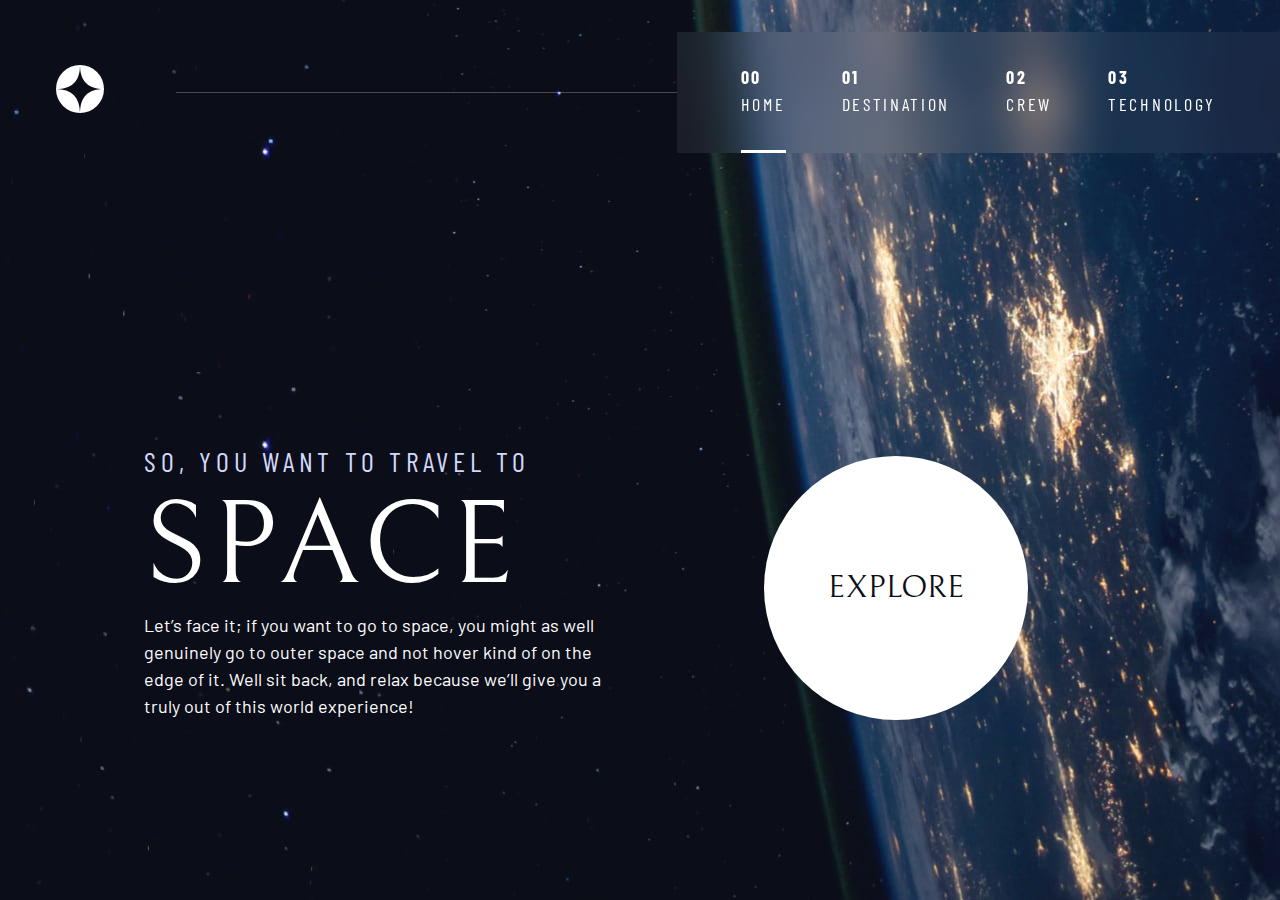
<file: index.html>
<!DOCTYPE html>
<html lang="en">
  <head>
    <meta charset="UTF-8" />
    <meta http-equiv="X-UA-Compatible" content="IE=edge" />
    <meta name="viewport" content="width=device-width, initial-scale=1.0" />
    <title>Space Travel</title>
    <link rel="stylesheet" href="css/main.css" />
  </head>
  <body class="home">
    <a class="skip-to-content" href="#main">Skip to content</a>
    <header class="primary-header flex">
      <!-- LOGO -->
      <div>
        <img
          src="./assets/shared/logo.svg"
          alt="Space tourism logo"
          class="logo"
        />
      </div>

      <!-- HAMBURGER MENU -->
      <button class="mobile-nav-toggle" aria-controls="primary-navigation">
        <span class="sr-only" aria-expanded="false">Menu</span>
      </button>

      <!-- NAVIGATION -->
      <nav>
        <ul
          class="primary-navigation underline-indicators flex"
          data-visible="not-visible"
        >
          <li class="active">
            <a
              class="ff-sans-cond uppercase text-white letter-spacing-2"
              href="index.html"
              ><span aria-hidden="true">00</span> Home</a
            >
          </li>
          <li>
            <a
              class="ff-sans-cond uppercase text-white letter-spacing-2"
              href="destination.html"
              ><span aria-hidden="true">01</span> Destination</a
            >
          </li>
          <li>
            <a
              class="ff-sans-cond uppercase text-white letter-spacing-2"
              href="crew.html"
              ><span aria-hidden="true">02</span> Crew</a
            >
          </li>
          <li>
            <a
              class="ff-sans-cond uppercase text-white letter-spacing-2"
              href="technology.html"
              ><span aria-hidden="true">03</span> Technology</a
            >
          </li>
        </ul>
      </nav>
    </header>

    <!-- MAIN CONTAINER -->
    <main id="main" class="grid-container grid-container--home">
      <div>
        <h1 class="text-accent fs-500 ff-sans-cond uppercase letter-spacing-1">
          So, you want to travel to
          <span class="d-block fs-900 ff-serif text-white">Space</span>
        </h1>
        <p>
          Let’s face it; if you want to go to space, you might as well genuinely
          go to outer space and not hover kind of on the edge of it. Well sit
          back, and relax because we’ll give you a truly out of this world
          experience!
        </p>
      </div>
      <div>
        <a href="#" class="large-button uppercase ff-serif text-dark bg-white"
          >Explore</a
        >
      </div>
    </main>

    <!-- JavaScript -->
    <script src="js/index.js"></script>
  </body>
</html>
</file>
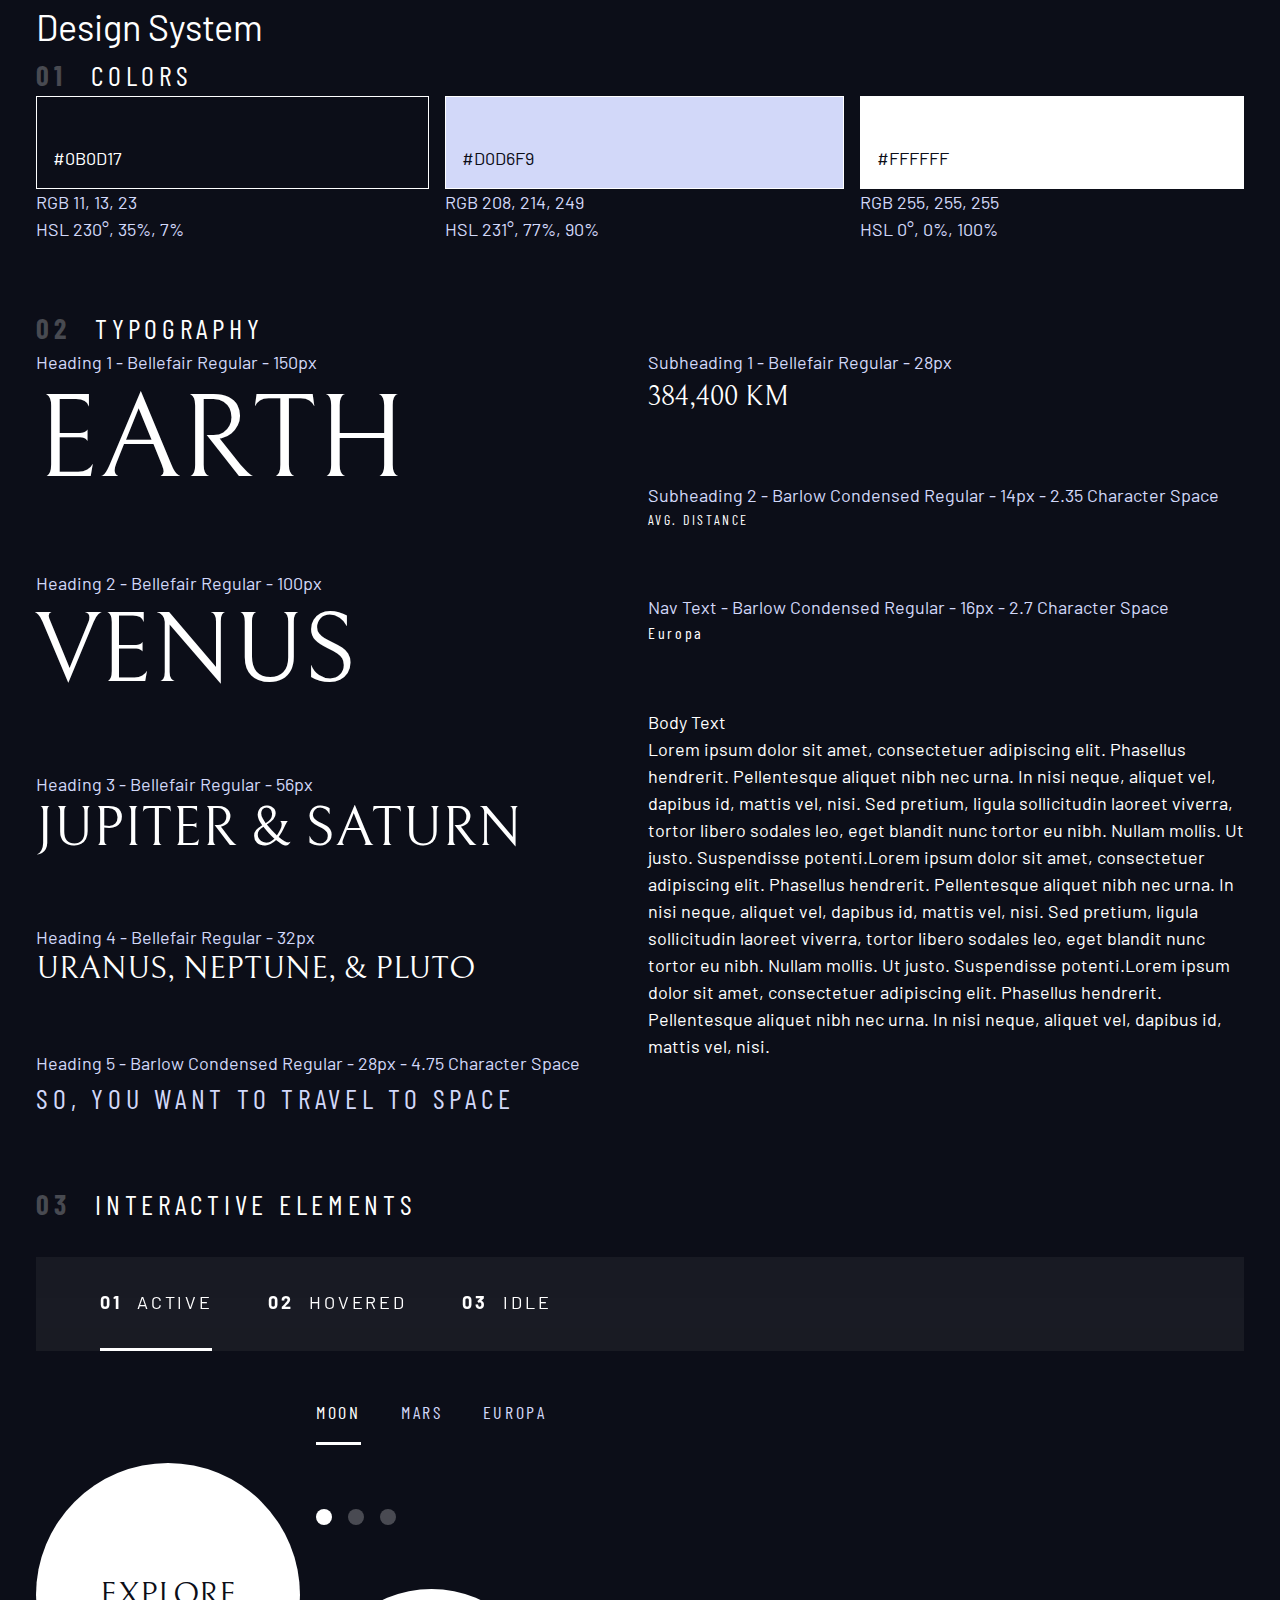
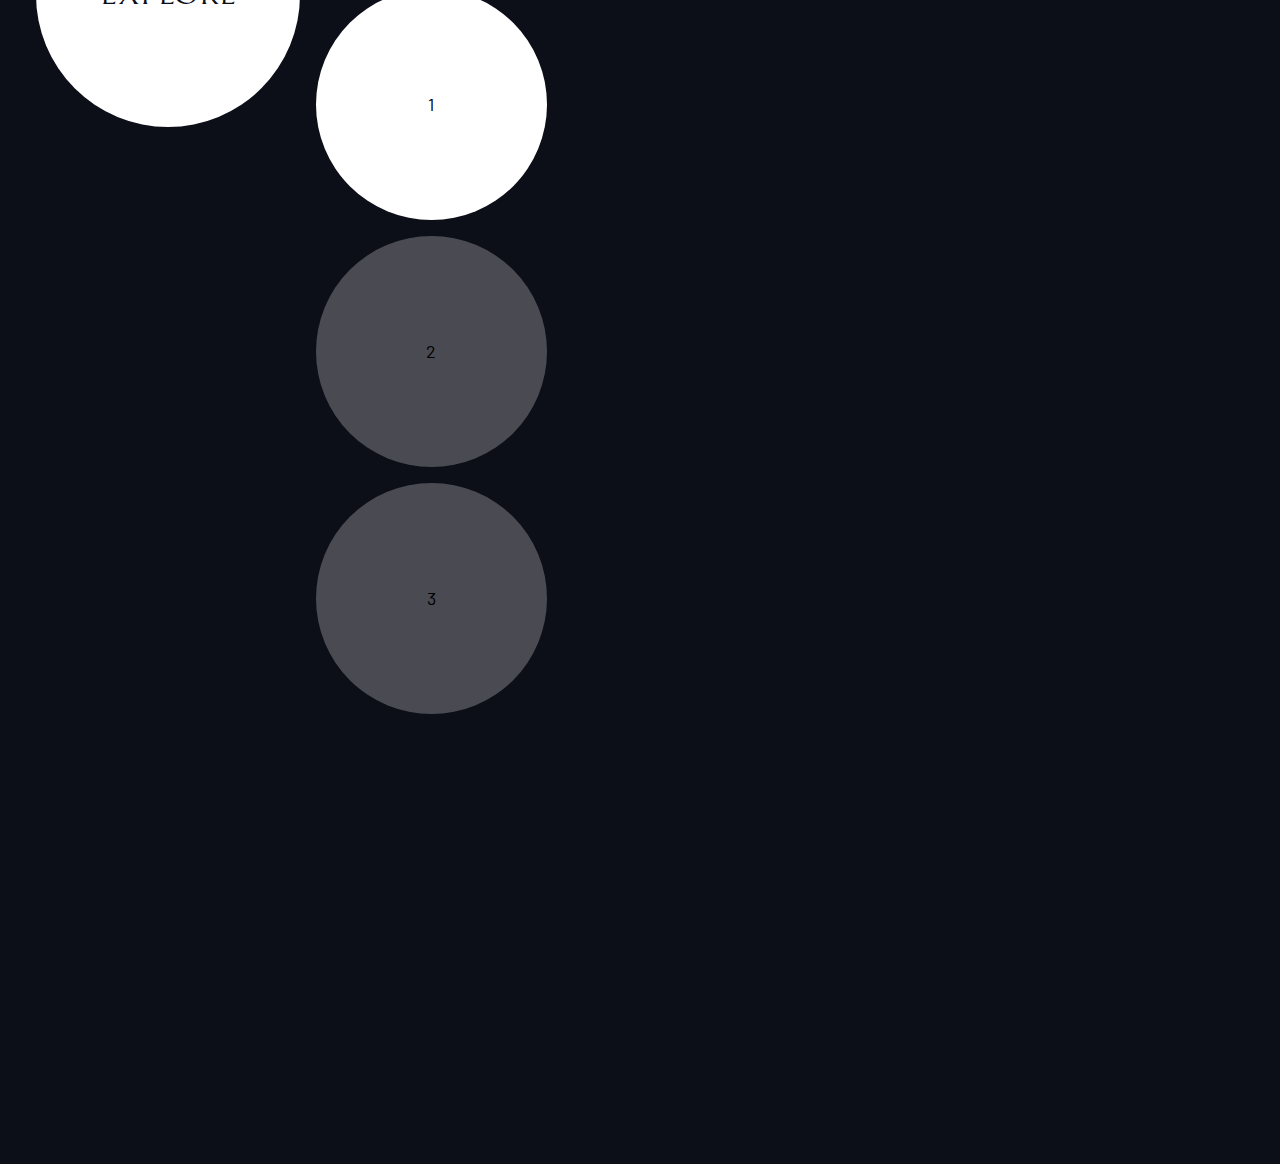
<file: design-system.html>
<!DOCTYPE html>
<html lang="en">
  <head>
    <meta charset="UTF-8" />
    <meta http-equiv="X-UA-Compatible" content="IE=edge" />
    <meta name="viewport" content="width=device-width, initial-scale=1.0" />
    <title>Design System</title>
    <link rel="stylesheet" href="css/main.css" />
  </head>
  <body>
    <div class="container">
      <!-- MAIN HEADING -->
      <h1>Design System</h1>

      <!-- COLORS -->
      <section id="colors">
        <h2 class="numbered-title"><span>01</span> colors</h2>
        <!-- COLOR 1 -->
        <div class="flex">
          <div style="flex-grow: 1">
            <div
              class="bg-dark text-white"
              style="padding: 3rem 1rem 1rem; border: 1px solid white"
            >
              #0B0D17
            </div>
            <p><span class="text-accent">RGB 11, 13, 23</span></p>
            <p><span class="text-accent">HSL 230°, 35%, 7%</span></p>
          </div>
          <!-- COLOR 2 -->
          <div style="flex-grow: 1">
            <div
              class="bg-accent text-dark"
              style="padding: 3rem 1rem 1rem; border: 1px solid white"
            >
              #D0D6F9
            </div>
            <p><span class="text-accent">RGB 208, 214, 249</span></p>
            <p><span class="text-accent">HSL 231°, 77%, 90%</span></p>
          </div>
          <!-- COLOR 3 -->
          <div style="flex-grow: 1">
            <div
              class="bg-white text-dark"
              style="padding: 3rem 1rem 1rem; border: 1px solid white"
            >
              #FFFFFF
            </div>
            <p><span class="text-accent">RGB 255, 255, 255</span></p>
            <p><span class="text-accent">HSL 0°, 0%, 100%</span></p>
          </div>
        </div>
      </section>

      <!-- TYPOGRAPHY -->
      <section id="typography" style="margin: 4rem 0">
        <h2 class="numbered-title"><span>02 </span>Typography</h2>
        <div class="flex">
          <div class="flow" style="flex-basis: 100%; --flow-space: 4rem">
            <div>
              <p class="text-accent">Heading 1 - Bellefair Regular - 150px</p>
              <p class="fs-900 ff-serif uppercase">Earth</p>
            </div>
            <div>
              <p class="text-accent">Heading 2 - Bellefair Regular - 100px</p>
              <p class="fs-800 ff-serif uppercase">Venus</p>
            </div>
            <div>
              <p class="text-accent">Heading 3 - Bellefair Regular - 56px</p>
              <p class="fs-700 ff-serif uppercase">Jupiter & Saturn</p>
            </div>
            <div>
              <p class="text-accent">Heading 4 - Bellefair Regular - 32px</p>
              <p class="fs-600 ff-serif uppercase">Uranus, Neptune, & Pluto</p>
            </div>
            <div>
              <p class="text-accent">
                Heading 5 - Barlow Condensed Regular - 28px - 4.75 Character
                Space
              </p>
              <p
                class="
                  text-accent
                  fs-500
                  ff-sans-cond
                  uppercase
                  letter-spacing-1
                "
              >
                So, you want to travel to space
              </p>
            </div>
          </div>

          <div class="flow" style="flex-basis: 100%; --flow-space: 4rem">
            <div>
              <p class="text-accent">Subheading 1 - Bellefair Regular - 28px</p>
              <p class="fs-500 ff-serif uppercase">384,400 km</p>
            </div>
            <div>
              <p class="text-accent">
                Subheading 2 - Barlow Condensed Regular - 14px - 2.35 Character
                Space
              </p>
              <p class="ff-sans-cond fs-200 uppercase letter-spacing-3">
                Avg. Distance
              </p>
            </div>
            <div>
              <p class="text-accent">
                Nav Text - Barlow Condensed Regular - 16px - 2.7 Character Space
              </p>
              <p class="fs-300 ff-sans-cond letter-spacing-2">Europa</p>
            </div>
            <div>
              <p>Body Text</p>
              <p>
                Lorem ipsum dolor sit amet, consectetuer adipiscing elit.
                Phasellus hendrerit. Pellentesque aliquet nibh nec urna. In nisi
                neque, aliquet vel, dapibus id, mattis vel, nisi. Sed pretium,
                ligula sollicitudin laoreet viverra, tortor libero sodales leo,
                eget blandit nunc tortor eu nibh. Nullam mollis. Ut justo.
                Suspendisse potenti.Lorem ipsum dolor sit amet, consectetuer
                adipiscing elit. Phasellus hendrerit. Pellentesque aliquet nibh
                nec urna. In nisi neque, aliquet vel, dapibus id, mattis vel,
                nisi. Sed pretium, ligula sollicitudin laoreet viverra, tortor
                libero sodales leo, eget blandit nunc tortor eu nibh. Nullam
                mollis. Ut justo. Suspendisse potenti.Lorem ipsum dolor sit
                amet, consectetuer adipiscing elit. Phasellus hendrerit.
                Pellentesque aliquet nibh nec urna. In nisi neque, aliquet vel,
                dapibus id, mattis vel, nisi.
              </p>
            </div>
          </div>
        </div>
      </section>

      <!-- INTERACTIVE ELEMENTS -->
      <section class="flow" id="interactive-elements">
        <h2 class="numbered-title"><span>03</span> Interactive elements</h2>

        <!-- Navigation -->
        <div>
          <nav>
            <ul class="primary-navigation underline-indicators flex">
              <li class="active">
                <a class="uppercase text-white letter-spacing-2" href="#"
                  ><span>01</span> Active</a
                >
              </li>
              <li>
                <a class="uppercase text-white letter-spacing-2" href="#"
                  ><span>02</span> Hovered</a
                >
              </li>
              <li>
                <a class="uppercase text-white letter-spacing-2" href="#"
                  ><span>03</span> Idle</a
                >
              </li>
            </ul>
          </nav>
        </div>

        <div class="flex">
          <div style="margin-top: 5rem">
            <!-- Explore Button -->
            <a
              href="#"
              class="large-button uppercase ff-serif fs-600 text-dark bg-white"
              >Explore</a
            >
          </div>

          <div class="flow" style="margin-bottom: 50vh; --flow-space: 4rem">
            <!-- Tabs -->
            <div class="tab-list underline-indicators flex">
              <button
                aria-selected="true"
                class="
                  uppercase
                  ff-sans-cond
                  text-accent
                  bg-dark
                  letter-spacing-2
                "
              >
                Moon
              </button>
              <button
                aria-selected="false"
                class="
                  uppercase
                  ff-sans-cond
                  text-accent
                  bg-dark
                  letter-spacing-2
                "
              >
                Mars
              </button>
              <button
                aria-selected="false"
                class="
                  uppercase
                  ff-sans-cond
                  text-accent
                  bg-dark
                  letter-spacing-2
                "
              >
                Europa
              </button>
            </div>

            <!-- Dots -->
            <div class="dot-indicators flex">
              <button aria-selected="true">
                <span class="sr-only">Slide title</span>
              </button>
              <button aria-selected="false">
                <span class="sr-only">Slide title</span>
              </button>
              <button aria-selected="false">
                <span class="sr-only">Slide title</span>
              </button>
            </div>

            <!-- Numbers -->
            <div class="number-indicators flex">
              <button aria-selected="true">1</button>
              <button aria-selected="false">2</button>
              <button aria-selected="false">3</button>
            </div>
          </div>
        </div>
      </section>
    </div>
  </body>
</html>
</file>
<file: css/main.css>
@import url("https://fonts.googleapis.com/css2?family=Barlow+Condensed:wght@400;700&family=Barlow:wght@400;700&family=Bellefair&display=swap");

/* ************************
        CUSTOM PROPERTIES
************************ */
:root {
  /* Colors */
  --clr-dark: 230 35% 7%;
  --clr-light: 231 77% 90%;
  --clr-white: 0 0% 100%;

  /* Font sizes */
  --fs-900: clamp(5rem, 8vw + 1rem, 9.375rem);
  --fs-800: 3.5rem;
  --fs-700: 1.5rem;
  --fs-600: 1rem;
  --fs-500: 1.75rem;
  --fs-400: 0.9375rem;
  --fs-300: 1rem;
  --fs-200: 0.875rem;

  /* Font families */
  --ff-serif: "Bellefair", serif;
  --ff-sans-cond: "Barlow Condensed", sans-serif;
  --ff-sans-normal: "Barlow", sans-serif;
}

@media (min-width: 35em) {
  :root {
    /* Font sizes */
    --fs-800: 5rem;
    --fs-700: 2.5rem;
    --fs-600: 1.5rem;
    --fs-400: 1rem;
  }
}

@media (min-width: 45em) {
  :root {
    /* Font sizes */
    --fs-800: 6.25rem;
    --fs-700: 3.5rem;
    --fs-600: 2rem;
    --fs-400: 1.125rem;
  }
}

/* ************************
        RESETS
        https://piccalil.li/blog/a-modern-css-reset/
************************ */
/* Box Sizing */
*,
*::after,
*::before {
  box-sizing: border-box;
}

/* Margins */
body,
h1,
h2,
h3,
h4,
h5,
p,
figure,
picture {
  margin: 0;
}

h1,
h2,
h3,
h4,
h5,
p {
  font-weight: 400;
}

/* Body */
body {
  font-family: var(--ff-sans-normal);
  font-size: var(--fs-400);
  color: hsl(var(--clr-white));
  background-color: hsl(var(--clr-dark));
  line-height: 1.5;
  min-height: 100vh;

  display: grid;
  grid-template-rows: min-content 1fr;

  overflow-x: hidden;
}

/* Images */
image,
picture {
  max-width: 100%;
  display: block;
}

/* Forms */
input,
button,
textarea,
select {
  font: inherit;
}

/* Remove animations for users that have turned animations off in browser/OS settings */
@media (prefers-reduced-motion: reduce) {
  *,
  *::before,
  *::after {
    animation-duration: 0.01ms !important;
    animation-iteration-count: 1 !important;
    transition-duration: 0.01ms !important;
    scroll-behavior: auto !important;
  }
}

/* ************************
        UTILITY CLASSES
************************ */
.flex {
  display: flex;
  gap: var(--gap, 1rem); /* use (--gap), if not available then use 1rem */
}

.grid {
  display: grid;
  gap: var(--gap, 1rem); /* use (--gap), if not available then use 1rem */
}

.d-block {
  display: block;
}

/* ` * + * ` => Apply to anything that's not the first child */
/* .flow > * + * { */
.flow > *:where(:not(:first-child)) {
  margin-top: var(--flow-space, 1rem);
}

.container {
  padding-inline: 2em;
  margin-inline: auto;
  max-width: 80rem;
}

.grid-container {
  text-align: center;
  display: grid;
  place-items: center;
  padding-inline: 1rem;
}

.grid-container * {
  max-width: 50ch;
}

@media (min-width: 45em) {
  .grid-container {
    text-align: left;
    column-gap: var(--container-gap, 2rem);
    grid-template-columns: minmax(1rem, 1fr) repeat(2, minmax(0, 30rem)) minmax(
        1rem,
        1fr
      );
  }

  .grid-container > *:first-child {
    grid-column: 2;
  }

  .grid-container > *:last-child {
    grid-column: 3;
  }

  .grid-container--home {
    padding-bottom: max(6rem, 20vh);
    align-items: end;
  }
}

/* Screen Reader ONLY */
.sr-only {
  position: absolute;
  width: 1px;
  height: 1px;
  padding: 0;
  margin: -1px;
  overflow: hidden;
  clip: rect(0, 0, 0, 0);
  white-space: nowrap; /* added line */
  border: 0;
}

.skip-to-content {
  position: absolute;
  z-index: 9999;
  background: hsl(var(--clr-white));
  color: hsl(var(--clr-dark));
  text-decoration: none;
  padding: 0.5em 1em;
  margin-inline: auto;
  transform: translateY(-100%);
  opacity: 0;
  transition: all 0.3s ease-in-out;
}

.skip-to-content:focus {
  transform: translateY(0);
  opacity: 1;
}

/* Colors */
.bg-dark {
  background-color: hsl(var(--clr-dark));
}
.bg-accent {
  background-color: hsl(var(--clr-light));
}
.bg-white {
  background-color: hsl(var(--clr-white));
}
.text-dark {
  color: hsl(var(--clr-dark));
}
.text-accent {
  color: hsl(var(--clr-light));
}
.text-white {
  color: hsl(var(--clr-white));
}

/* Typography */
.ff-serif {
  font-family: var(--ff-serif);
}
.ff-sans-cond {
  font-family: var(--ff-sans-cond);
}
.ff-sans-normal {
  font-family: var(--ff-sans-normal);
}

.letter-spacing-1 {
  letter-spacing: 4.75px;
}
.letter-spacing-2 {
  letter-spacing: 2.7px;
}
.letter-spacing-3 {
  letter-spacing: 2.35px;
}
.uppercase {
  text-transform: uppercase;
}
.fs-900 {
  font-size: var(--fs-900);
}
.fs-800 {
  font-size: var(--fs-800);
}
.fs-700 {
  font-size: var(--fs-700);
}
.fs-600 {
  font-size: var(--fs-600);
}
.fs-500 {
  font-size: var(--fs-500);
}
.fs-400 {
  font-size: var(--fs-400);
}
.fs-300 {
  font-size: var(--fs-300);
}
.fs-200 {
  font-size: var(--fs-200);
}
.fs-900,
.fs-800,
.fs-700,
.fs-600 {
  line-height: 1.1;
}

.numbered-title {
  font-family: var(--ff-sans-cond);
  font-size: var(--fs-500);
  text-transform: uppercase;
  letter-spacing: 4.72px;
}

.numbered-title span {
  margin-right: 0.5em;
  font-weight: 700;
  color: hsl(var(--clr-white) / 0.25);
}

/* ************************
        COMPONENTS
************************ */
.large-button {
  font-size: 2rem;
  position: relative;
  display: inline-grid;
  z-index: 1;
  place-content: center;
  padding: 0 2em;
  aspect-ratio: 1 / 1;
  text-decoration: none;
  border-radius: 50%;
  animation: glowing 1.3s infinite;
}

.large-button::after {
  content: "";
  position: absolute;
  z-index: -1;
  width: 100%;
  height: 100%;
  background-color: hsl(var(--clr-white) / 0.15);
  border-radius: inherit;
  opacity: 0;
  transition: opacity 0.5s linear, transform 0.5s ease-in-out;
}

.large-button:hover::after,
.large-button:focus::after {
  opacity: 1;
  transform: scale(1.5);
}

/* Primary header */
.logo {
  margin: 1.5rem clamp(1.5rem, 5vw, 3.5rem);
}

.primary-header {
  justify-content: space-between;
  align-items: center;
}

.primary-navigation {
  --gap: clamp(1.5rem, 5vw, 3.5rem);
  --underline-gap: 2rem;
  list-style: none;
  padding: 0;
  margin: 0;
  background: hsl(var(--clr-white) / 0.95);
  /* backdrop-filter: blur(1.5rem);
  -webkit-backdrop-filter: blur(8px); */
}

/* backfrop-filter currently not supported in Firefox. So workaround: */
@supports (backdrop-filter: blur(1rem)) {
  .primary-navigation {
    background: hsl(var(--clr-white) / 0.05);
    backdrop-filter: blur(1.5rem);
  }
}

.primary-navigation a {
  text-decoration: none;
}

.primary-navigation a > span {
  font-weight: 700;
  margin-right: 0.5em;
}

.mobile-nav-toggle {
  display: none;
}

@media (max-width: 35rem) {
  .primary-navigation {
    --underline-gap: 0.5rem;
    position: fixed;
    z-index: 1000;
    inset: 0 0 0 30%;
    list-style: none;
    padding: min(20rem, 15vh) 2rem;
    margin: 0;
    flex-direction: column;
    transform: translateX(100%);
    transition: transform 500ms ease-in-out;
  }

  .primary-navigation[data-visible="visible"] {
    transform: translateX(0);
  }

  .primary-navigation.underline-indicators > .active {
    border: 0;
  }

  .mobile-nav-toggle {
    display: block;
    position: absolute;
    z-index: 2000;
    right: 1rem;
    top: 2rem;
    background: transparent;
    background-image: url("../assets/shared/icon-hamburger.svg");
    background-repeat: no-repeat;
    background-position: center;
    width: 1.5rem;
    aspect-ratio: 1;
    border: 0;
  }

  .mobile-nav-toggle:focus-visible {
    outline: 5px solid white;
    outline-offset: 5px;
  }
}

@media (min-width: 35rem) {
  .primary-navigation {
    padding-inline: clamp(3rem, 5vw, 7rem);
  }
}

@media (min-width: 35em) and (max-width: 44.999em) {
  .primary-header a > span {
    display: none;
  }
}

@media (min-width: 45rem) {
  /* gray line between logo and nav links */
  .primary-header::after {
    content: "";
    display: block;
    position: relative;
    height: 1px;
    width: 100%;
    margin-right: -2.5rem;
    background: hsl(var(--clr-white) / 0.25);
    order: 1;
  }

  nav {
    order: 2;
  }

  .primary-navigation {
    margin-block: 2rem;
  }
}

.underline-indicators > * {
  cursor: pointer;
  padding: var(--underline-gap, 1rem) 0;
  border: 0;
  border-bottom: 0.2rem solid hsl(var(--clr-white) / 0);
}

.underline-indicators > *:hover,
.underline-indicators > *:focus {
  border-color: hsl(var(--clr-white) / 0.5);
}

.underline-indicators > .active,
.underline-indicators > [aria-selected="true"] {
  color: hsl(var(--clr-white) / 1);
  border-color: hsl(var(--clr-white) / 1);
}

.tab-list {
  --gap: 2.5rem;
}

.dot-indicators > * {
  cursor: pointer;
  border: 0;
  border-radius: 50%;
  aspect-ratio: 1/1;
  padding: 0.5rem;
  background-color: hsl(var(--clr-white) / 0.25);
}

.dot-indicators > *:hover,
.dot-indicators > *:focus {
  background-color: hsl(var(--clr-white) / 0.5);
}

.dot-indicators > [aria-selected="true"] {
  background-color: hsl(var(--clr-white) / 1);
}

.number-indicators {
  flex-direction: column;
}

.number-indicators > * {
  cursor: pointer;
  border: 0;
  border-radius: 50%;
  aspect-ratio: 1 / 1;
  padding: 0.5rem;
  background-color: hsl(var(--clr-white) / 0.25);
}

.number-indicators > *:hover,
.number-indicators > *:focus {
  background-color: hsl(var(--clr-white) / 0.5);
}

.number-indicators > [aria-selected="true"] {
  background-color: hsl(var(--clr-white) / 1);
}

/* ************************
        NAVIGATION
************************ */

/* ************************
        HOME PAGE SPECIFIC
************************ */
body {
  background-size: cover;
  background-position: bottom center;
}

.home {
  background-image: url("../assets/home/background-home-mobile.jpg");
}

@media (min-width: 35em) {
  .home {
    background-position: center center;
    background-image: url("../assets/home/background-home-tablet.jpg");
  }
}

@media (min-width: 45em) {
  .home {
    background-image: url("../assets/home/background-home-desktop.jpg");
  }
}
</file>
